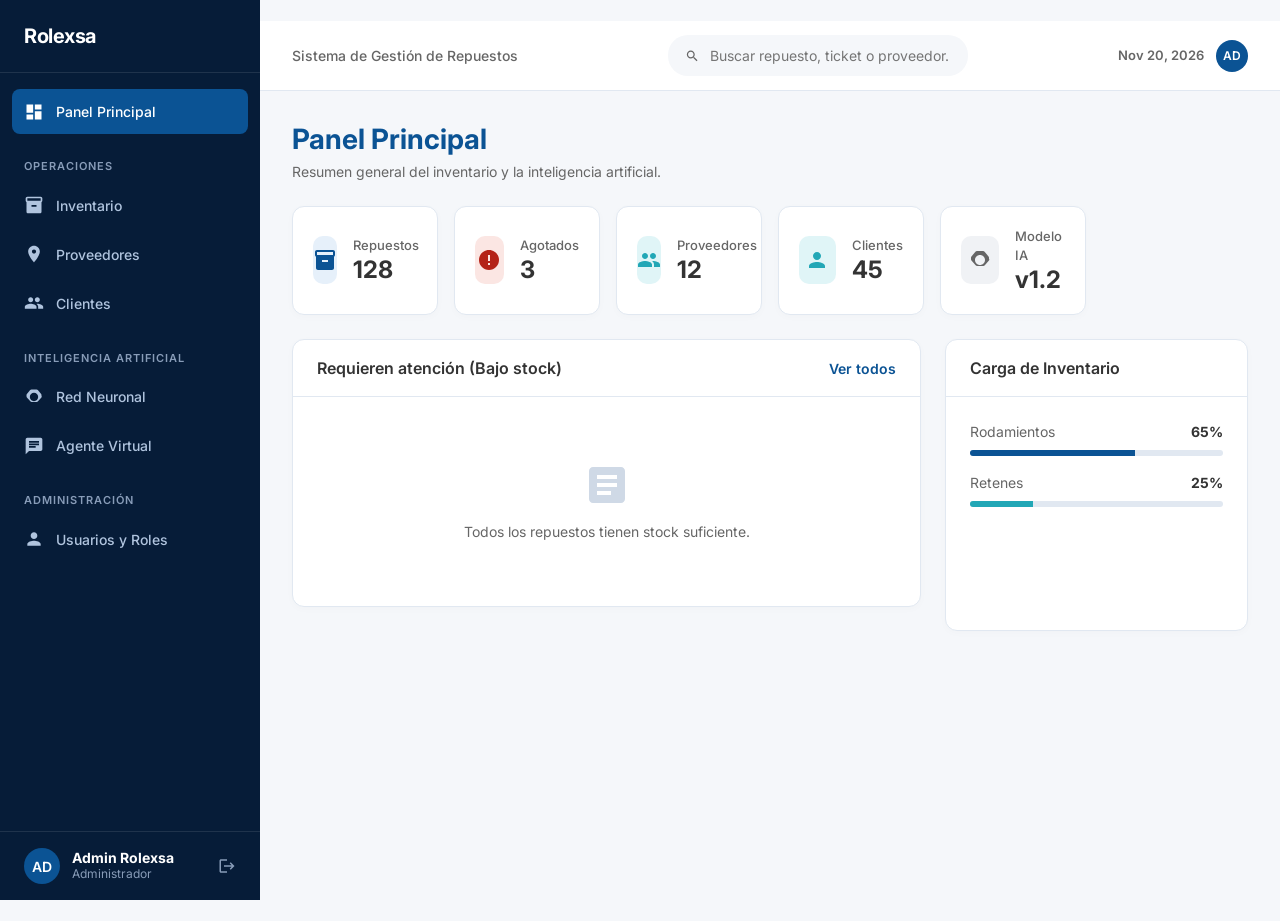
<file: Index.html>
r<!DOCTYPE html>
<html lang="es">
<head>
<meta charset="UTF-8" />
<meta name="viewport" content="width=device-width, initial-scale=1.0" />
<title>Rolexsa · Panel Administrativo</title>

<link href="https://cdn.jsdelivr.net/npm/bootstrap@5.3.3/dist/css/bootstrap.min.css" rel="stylesheet">
<link href="https://fonts.googleapis.com/css2?family=Inter:wght@400;500;600;700&display=swap" rel="stylesheet">
<link rel="stylesheet" href="styles.css">
</head>
<body>

<div class="rx-app-wrapper">

  <!-- ================= SIDEBAR ================= -->
  <aside class="rx-sidebar">
    <div class="rx-sidebar-brand">
      <h4>Rolexsa</h4>
    </div>
    
    <div class="rx-sidebar-nav">
      <a href="#dashboard" class="rx-sidebar-link">
        <svg viewBox="0 0 24 24"><path d="M3 13h8V3H3v10zm0 8h8v-6H3v6zm10 0h8V11h-8v10zm0-18v6h8V3h-8z"/></svg>
        Panel Principal
      </a>
      
      <div class="rx-sidebar-title">Operaciones</div>
      <a href="#inventario" class="rx-sidebar-link">
        <svg viewBox="0 0 24 24"><path d="M20 2H4c-1.1 0-2 .9-2 2v3.01c0 .72.43 1.34 1 1.69V20c0 1.1.9 2 2 2h14c1.1 0 2-.9 2-2V8.7c.57-.35 1-.97 1-1.69V4c0-1.1-.9-2-2-2zm-5 12H9v-2h6v2zm5-7H4V4h16v3z"/></svg>
        Inventario
      </a>
      <a href="#proveedores" class="rx-sidebar-link">
        <svg viewBox="0 0 24 24"><path d="M12 2C8.13 2 5 5.13 5 9c0 5.25 7 13 7 13s7-7.75 7-13c0-3.87-3.13-7-7-7zm0 9.5c-1.38 0-2.5-1.12-2.5-2.5s1.12-2.5 2.5-2.5 2.5 1.12 2.5 2.5-1.12 2.5-2.5 2.5z"/></svg>
        Proveedores
      </a>
      <a href="#clientes" class="rx-sidebar-link">
        <svg viewBox="0 0 24 24"><path d="M16 11c1.66 0 2.99-1.34 2.99-3S17.66 5 16 5c-1.66 0-3 1.34-3 3s1.34 3 3 3zm-8 0c1.66 0 2.99-1.34 2.99-3S9.66 5 8 5C6.34 5 5 6.34 5 8s1.34 3 3 3zm0 2c-2.33 0-7 1.17-7 3.5V19h14v-2.5c0-2.33-4.67-3.5-7-3.5zm8 0c-.29 0-.62.02-.97.05 1.16.84 1.97 1.97 1.97 3.45V19h6v-2.5c0-2.33-4.67-3.5-7-3.5z"/></svg>
        Clientes
      </a>

      <div class="rx-sidebar-title">Inteligencia Artificial</div>
      <a href="#red-neuronal" class="rx-sidebar-link">
        <svg viewBox="0 0 24 24"><path d="M21 11.18V9.72c0-.47-.16-.92-.46-1.28L16.6 3.72c-.38-.46-.94-.72-1.54-.72H8.94c-.6 0-1.16.26-1.54.72L3.46 8.44c-.3.36-.46.81-.46 1.28v1.46c0 .47.16.92.46 1.28l4.14 4.72c.38.46.94.72 1.54.72h6.12c.6 0 1.16-.26 1.54-.72l4.14-4.72c.3-.36.46-.81.46-1.28zM12 17c-2.76 0-5-2.24-5-5s2.24-5 5-5 5 2.24 5 5-2.24 5-5 5z"/></svg>
        Red Neuronal
      </a>
      <a href="#agente" class="rx-sidebar-link">
        <svg viewBox="0 0 24 24"><path d="M20 2H4c-1.1 0-1.99.9-1.99 2L2 22l4-4h14c1.1 0 2-.9 2-2V4c0-1.1-.9-2-2-2zM6 9h12v2H6V9zm8 5H6v-2h8v2zm4-6H6V6h12v2z"/></svg>
        Agente Virtual
      </a>

      <div class="rx-sidebar-title">Administración</div>
      <a href="#usuarios" class="rx-sidebar-link">
        <svg viewBox="0 0 24 24"><path d="M12 12c2.21 0 4-1.79 4-4s-1.79-4-4-4-4 1.79-4 4 1.79 4 4 4zm0 2c-2.67 0-8 1.34-8 4v2h16v-2c0-2.66-5.33-4-8-4z"/></svg>
        Usuarios y Roles
      </a>
    </div>

    <div class="rx-sidebar-user">
      <div class="rx-avatar">AD</div>
      <div class="rx-sidebar-user-info">
        <strong>Admin Rolexsa</strong>
        <span>Administrador</span>
      </div>
      <a href="#login" class="ms-auto" style="color:#889cb8;" title="Cerrar sesión">
        <svg width="18" height="18" viewBox="0 0 24 24" fill="currentColor"><path d="M17 7l-1.41 1.41L18.17 11H8v2h10.17l-2.58 2.58L17 17l5-5zM4 5h8V3H4c-1.1 0-2 .9-2 2v14c0 1.1.9 2 2 2h8v-2H4V5z"/></svg>
      </a>
    </div>
  </aside>

  <!-- ================= MAIN CONTENT ================= -->
  <main class="rx-main">
    
    <!-- Topbar Global -->
    <header class="rx-topbar">
      <div class="rx-topbar-title">Sistema de Gestión de Repuestos</div>
      <div class="rx-topbar-search">
        <svg width="16" height="16" fill="#666" viewBox="0 0 24 24"><path d="M15.5 14h-.79l-.28-.27C15.41 12.59 16 11.11 16 9.5 16 5.91 13.09 3 9.5 3S3 5.91 3 9.5 5.91 16 9.5 16c1.61 0 3.09-.59 4.23-1.57l.27.28v.79l5 4.99L20.49 19l-4.99-5zm-6 0C7.01 14 5 11.99 5 9.5S7.01 5 9.5 5 14 7.01 14 9.5 11.99 14 9.5 14z"/></svg>
        <input type="text" placeholder="Buscar repuesto, ticket o proveedor...">
      </div>
      <div class="rx-topbar-user">
        <span style="color:var(--rx-muted); font-size:13px;">Nov 20, 2026</span>
        <div class="rx-avatar" style="width:32px; height:32px; font-size:12px;">AD</div>
      </div>
    </header>

    <!-- ================= CONTENIDO DINÁMICO ================= -->
    <div class="rx-content">

      <!-- 1. DASHBOARD -->
      <section id="dashboard" class="screen active">
        <div class="d-flex justify-content-between align-items-center mb-4">
          <div>
            <h1>Panel Principal</h1>
            <p class="text-muted mt-1 mb-0">Resumen general del inventario y la inteligencia artificial.</p>
          </div>
        </div>

        <div class="row g-3 mb-4">
          <div class="col-md-4 col-xl-2">
            <div class="rx-stat-card">
              <div class="rx-stat-icon blue"><svg viewBox="0 0 24 24"><path d="M20 2H4c-1.1 0-2 .9-2 2v3.01c0 .72.43 1.34 1 1.69V20c0 1.1.9 2 2 2h14c1.1 0 2-.9 2-2V8.7c.57-.35 1-.97 1-1.69V4c0-1.1-.9-2-2-2zm-5 12H9v-2h6v2zm5-7H4V4h16v3z"/></svg></div>
              <div class="rx-stat-info"><span>Repuestos</span><strong>128</strong></div>
            </div>
          </div>
          <div class="col-md-4 col-xl-2">
            <div class="rx-stat-card">
              <div class="rx-stat-icon red"><svg viewBox="0 0 24 24"><path d="M12 2C6.48 2 2 6.48 2 12s4.48 10 10 10 10-4.48 10-10S17.52 2 12 2zm1 15h-2v-2h2v2zm0-4h-2V7h2v6z"/></svg></div>
              <div class="rx-stat-info"><span>Agotados</span><strong>3</strong></div>
            </div>
          </div>
          <div class="col-md-4 col-xl-2">
            <div class="rx-stat-card">
              <div class="rx-stat-icon teal"><svg viewBox="0 0 24 24"><path d="M16 11c1.66 0 2.99-1.34 2.99-3S17.66 5 16 5c-1.66 0-3 1.34-3 3s1.34 3 3 3zm-8 0c1.66 0 2.99-1.34 2.99-3S9.66 5 8 5C6.34 5 5 6.34 5 8s1.34 3 3 3zm0 2c-2.33 0-7 1.17-7 3.5V19h14v-2.5c0-2.33-4.67-3.5-7-3.5zm8 0c-.29 0-.62.02-.97.05 1.16.84 1.97 1.97 1.97 3.45V19h6v-2.5c0-2.33-4.67-3.5-7-3.5z"/></svg></div>
              <div class="rx-stat-info"><span>Proveedores</span><strong>12</strong></div>
            </div>
          </div>
          <div class="col-md-4 col-xl-2">
            <div class="rx-stat-card">
              <div class="rx-stat-icon teal"><svg viewBox="0 0 24 24"><path d="M12 12c2.21 0 4-1.79 4-4s-1.79-4-4-4-4 1.79-4 4 1.79 4 4 4zm0 2c-2.67 0-8 1.34-8 4v2h16v-2c0-2.66-5.33-4-8-4z"/></svg></div>
              <div class="rx-stat-info"><span>Clientes</span><strong>45</strong></div>
            </div>
          </div>
          <div class="col-md-4 col-xl-2">
            <div class="rx-stat-card">
              <div class="rx-stat-icon gray"><svg viewBox="0 0 24 24"><path d="M21 11.18V9.72c0-.47-.16-.92-.46-1.28L16.6 3.72c-.38-.46-.94-.72-1.54-.72H8.94c-.6 0-1.16.26-1.54.72L3.46 8.44c-.3.36-.46.81-.46 1.28v1.46c0 .47.16.92.46 1.28l4.14 4.72c.38.46.94.72 1.54.72h6.12c.6 0 1.16-.26 1.54-.72l4.14-4.72c.3-.36.46-.81.46-1.28zM12 17c-2.76 0-5-2.24-5-5s2.24-5 5-5 5 2.24 5 5-2.24 5-5 5z"/></svg></div>
              <div class="rx-stat-info"><span>Modelo IA</span><strong>v1.2</strong></div>
            </div>
          </div>
        </div>

        <div class="row g-4">
          <div class="col-lg-8">
            <div class="rx-panel">
              <div class="rx-panel-header">
                <div class="rx-panel-title">Requieren atención (Bajo stock)</div>
                <a href="#inventario" class="text-decoration-none" style="color:var(--rx-blue-primary); font-weight:600;">Ver todos</a>
              </div>
              <div class="rx-panel-body text-center py-4">
                <div class="rx-empty">
                  <svg viewBox="0 0 24 24"><path d="M19 3H5c-1.1 0-2 .9-2 2v14c0 1.1.9 2 2 2h14c1.1 0 2-.9 2-2V5c0-1.1-.9-2-2-2zm-5 14H7v-2h7v2zm3-4H7v-2h10v2zm0-4H7V7h10v2z"/></svg>
                  <p class="mb-0">Todos los repuestos tienen stock suficiente.</p>
                </div>
              </div>
            </div>
          </div>
          <div class="col-lg-4">
            <div class="rx-panel h-100">
              <div class="rx-panel-header">
                <div class="rx-panel-title">Carga de Inventario</div>
              </div>
              <div class="rx-panel-body">
                <div class="d-flex justify-content-between mb-2">
                  <span class="text-muted">Rodamientos</span>
                  <strong>65%</strong>
                </div>
                <div class="progress mb-3" style="height: 6px; background: #e1e8f1;">
                  <div class="progress-bar" style="width: 65%; background: var(--rx-blue-primary);"></div>
                </div>
                <div class="d-flex justify-content-between mb-2">
                  <span class="text-muted">Retenes</span>
                  <strong>25%</strong>
                </div>
                <div class="progress mb-3" style="height: 6px; background: #e1e8f1;">
                  <div class="progress-bar" style="width: 25%; background: var(--rx-teal-dark);"></div>
                </div>
              </div>
            </div>
          </div>
        </div>
      </section>

      <!-- 2. INVENTARIO -->
      <section id="inventario" class="screen">
        <div class="d-flex justify-content-between align-items-center mb-4">
          <div>
            <h1>Inventario</h1>
            <p class="text-muted mt-1 mb-0">Todos los repuestos registrados en el sistema.</p>
          </div>
          <button class="btn btn-primary" data-alert="Formulario de nuevo repuesto simulado">+ Nuevo Repuesto</button>
        </div>

        <div class="rx-panel">
          <div class="rx-panel-body pb-0">
            <div class="rx-tabs">
              <a href="#" class="rx-tab active">Todos</a>
              <a href="#" class="rx-tab">Disponibles</a>
              <a href="#" class="rx-tab">Bajo Stock</a>
              <a href="#" class="rx-tab">Agotados</a>
            </div>
            <div class="d-flex gap-2 mb-3">
              <input type="text" class="form-control" placeholder="Buscar por código o descripción..." style="max-width: 300px;">
              <button class="btn btn-outline-primary">Buscar</button>
            </div>
          </div>
          <div class="table-responsive">
            <table class="table rx-table">
              <thead>
                <tr><th>Código</th><th>Repuesto</th><th>Marca</th><th>Stock Actual</th><th>Stock Mínimo</th><th>Estado</th><th>Acciones</th></tr>
              </thead>
              <tbody>
                <tr>
                  <td><strong>6205-2RS</strong></td><td>Rodamiento 6205</td><td>SKF</td><td>45</td><td>10</td>
                  <td><span class="rx-badge rx-badge-ok">Disponible</span></td>
                  <td><button class="btn btn-sm btn-outline-primary" data-alert="Detalle simulado">Ver</button></td>
                </tr>
                <tr>
                  <td><strong>RET-25</strong></td><td>Retén 25 mm</td><td>NOK</td><td>0</td><td>5</td>
                  <td><span class="rx-badge rx-badge-out">Agotado</span></td>
                  <td><button class="btn btn-sm btn-outline-primary" data-alert="Detalle simulado">Ver</button></td>
                </tr>
              </tbody>
            </table>
          </div>
        </div>
      </section>

      <!-- 3. PROVEEDORES -->
      <section id="proveedores" class="screen">
        <div class="d-flex justify-content-between align-items-center mb-4">
          <div>
            <h1>Proveedores</h1>
            <p class="text-muted mt-1 mb-0">Directorio de empresas que suministran repuestos.</p>
          </div>
          <button class="btn btn-primary" data-alert="Formulario de nuevo proveedor simulado">+ Nuevo Proveedor</button>
        </div>

        <div class="rx-panel">
          <div class="rx-panel-body pb-0">
            <div class="d-flex gap-2 mb-3">
              <input type="text" class="form-control" placeholder="Buscar por nombre o RUC..." style="max-width: 300px;">
              <button class="btn btn-outline-primary">Buscar</button>
            </div>
          </div>
          <div class="table-responsive">
            <table class="table rx-table">
              <thead>
                <tr><th>ID</th><th>Nombre</th><th>Identificación</th><th>Correo</th><th>Estado</th><th>Acciones</th></tr>
              </thead>
              <tbody>
                <tr>
                  <td>1</td><td>NSK (NSK Ltd.)</td><td>J-12345678</td><td>ventas@rp.com</td>
                  <td><span class="rx-badge rx-badge-ok">Activo</span></td>
                  <td><button class="btn btn-sm btn-outline-primary" data-alert="Editar simulado">Editar</button></td>
                </tr>
                <tr>
                  <td>2</td><td>NTN Corporation</td><td>J-11223344</td><td>info@rn.com</td>
                  <td><span class="rx-badge rx-badge-low">Inactivo</span></td>
                  <td><button class="btn btn-sm btn-outline-primary" data-alert="Editar simulado">Editar</button></td>
                </tr>
              </tbody>
            </table>
          </div>
        </div>
      </section>

      <!-- 4. CLIENTES -->
      <section id="clientes" class="screen">
        <div class="d-flex justify-content-between align-items-center mb-4">
          <div>
            <h1>Clientes</h1>
            <p class="text-muted mt-1 mb-0">Base de datos de clientes registrados.</p>
          </div>
          <button class="btn btn-primary" data-alert="Formulario de nuevo cliente simulado">+ Nuevo Cliente</button>
        </div>

        <div class="rx-panel">
          <div class="rx-panel-body pb-0">
            <div class="d-flex gap-2 mb-3">
              <input type="text" class="form-control" placeholder="Buscar por RUC/NIT..." style="max-width: 300px;">
              <button class="btn btn-outline-primary">Buscar</button>
            </div>
          </div>
          <div class="table-responsive">
            <table class="table rx-table">
              <thead>
                <tr><th>ID</th><th>Cliente</th><th>RUC/NIT</th><th>Tipo</th><th>Estado</th><th>Acciones</th></tr>
              </thead>
              <tbody>
                <tr>
                  <td>1</td><td>Taller El Motor</td><td>001-010101-0001A</td><td>Empresa</td>
                  <td><span class="rx-badge rx-badge-ok">Activo</span></td>
                  <td><button class="btn btn-sm btn-outline-primary" data-alert="Editar simulado">Editar</button></td>
                </tr>
                <tr>
                  <td>2</td><td>Juan Pérez</td><td>001-020202-0002B</td><td>Persona</td>
                  <td><span class="rx-badge rx-badge-ok">Activo</span></td>
                  <td><button class="btn btn-sm btn-outline-primary" data-alert="Editar simulado">Editar</button></td>
                </tr>
              </tbody>
            </table>
          </div>
        </div>
      </section>

      <!-- 5. RED NEURONAL -->
      <section id="red-neuronal" class="screen">
        <div class="d-flex justify-content-between align-items-center mb-4">
          <div>
            <h1>Red Neuronal</h1>
            <p class="text-muted mt-1 mb-0">Generación de pronósticos y control de versiones del modelo.</p>
          </div>
        </div>

        <div class="row g-4">
          <div class="col-lg-6">
            <div class="rx-panel">
              <div class="rx-panel-header">
                <div class="rx-panel-title">Generar Pronóstico</div>
              </div>
              <div class="rx-panel-body">
                <div class="mb-3">
                  <label class="form-label">Repuesto</label>
                  <select class="form-select">
                    <option>6205-2RS · Rodamiento 6205</option>
                    <option>6206-2RS · Rodamiento 6206</option>
                  </select>
                </div>
                <div class="mb-4">
                  <label class="form-label">Período a estimar</label>
                  <select class="form-select">
                    <option>Próximo mes</option>
                    <option>Próximos 3 meses</option>
                  </select>
                </div>
                <button class="btn btn-primary w-100" id="btnPronostico">Ejecutar Red Neuronal</button>
                
                <div id="pronosticoResult" class="alert mt-3 d-none" style="background:#e0f5f7; color:#0e5d66; border:none;">
                  <strong>Pronóstico generado:</strong> 52 unidades.
                </div>
              </div>
            </div>
          </div>
          <div class="col-lg-6">
            <div class="rx-panel">
              <div class="rx-panel-header">
                <div class="rx-panel-title">Versiones del Modelo</div>
              </div>
              <div class="table-responsive">
                <table class="table rx-table">
                  <thead><tr><th>Versión</th><th>Fecha</th><th>MAE</th><th>Estado</th></tr></thead>
                  <tbody>
                    <tr><td>v1.2</td><td>10/11/2026</td><td>4.2</td><td><span class="rx-badge rx-badge-ok">Activa</span></td></tr>
                    <tr><td>v1.1</td><td>28/10/2026</td><td>5.8</td><td><span class="rx-badge rx-badge-low">Histórica</span></td></tr>
                  </tbody>
                </table>
              </div>
            </div>
          </div>
        </div>
      </section>

      <!-- 6. AGENTE VIRTUAL -->
      <section id="agente" class="screen">
        <div class="d-flex justify-content-between align-items-center mb-4">
          <div>
            <h1>Agente Virtual</h1>
            <p class="text-muted mt-1 mb-0">Asistente inteligente para búsqueda de repuestos.</p>
          </div>
        </div>

        <div class="rx-panel" style="max-width: 800px; margin: 0 auto;">
          <div class="rx-panel-header">
            <div class="rx-panel-title">Chat de Asesoramiento</div>
          </div>
          <div class="rx-panel-body" style="height: 400px; overflow-y: auto; display: flex; flex-direction: column; gap: 10px;" id="chatBox">
            <div class="p-3" style="background: #e0f5f7; color:#0b3a40; border-radius: 12px; max-width: 80%; align-self: flex-start;">
              Hola, soy el agente de Rolexsa. Escribe un código, marca o medidas del repuesto.
            </div>
          </div>
          <div class="rx-panel-body border-top">
            <form class="d-flex gap-2" id="chatForm">
              <input id="chatInput" class="form-control" placeholder="Ej. Necesito un rodamiento 6205">
              <button class="btn btn-primary" type="submit">Enviar</button>
            </form>
          </div>
        </div>
      </section>

      <!-- 7. USUARIOS -->
      <section id="usuarios" class="screen">
        <div class="d-flex justify-content-between align-items-center mb-4">
          <div>
            <h1>Usuarios y Roles</h1>
            <p class="text-muted mt-1 mb-0">Control de acceso y personal del sistema.</p>
          </div>
          <button class="btn btn-primary" data-alert="Formulario de nuevo usuario simulado">+ Nuevo Usuario</button>
        </div>

        <div class="rx-panel">
          <div class="rx-panel-body pb-0">
            <div class="d-flex gap-2 mb-3">
              <input type="text" class="form-control" placeholder="Buscar por nombre de usuario..." style="max-width: 300px;">
              <button class="btn btn-outline-primary">Buscar</button>
            </div>
          </div>
          <div class="table-responsive">
            <table class="table rx-table">
              <thead>
                <tr><th>ID</th><th>Usuario</th><th>Correo</th><th>Rol</th><th>Estado</th><th>Acciones</th></tr>
              </thead>
              <tbody>
                <tr>
                  <td>1</td><td>admin</td><td>admin@rolexsa.com</td><td>Administrador</td>
                  <td><span class="rx-badge rx-badge-ok">Activo</span></td>
                  <td><button class="btn btn-sm btn-outline-primary" data-alert="Editar simulado">Editar</button></td>
                </tr>
                <tr>
                  <td>2</td><td>vendedor1</td><td>ventas@rolexsa.com</td><td>Vendedor</td>
                  <td><span class="rx-badge rx-badge-ok">Activo</span></td>
                  <td><button class="btn btn-sm btn-outline-primary" data-alert="Editar simulado">Editar</button></td>
                </tr>
              </tbody>
            </table>
          </div>
        </div>
      </section>

    </div>
  </main>
</div>

<script src="https://cdn.jsdelivr.net/npm/bootstrap@5.3.3/dist/js/bootstrap.bundle.min.js"></script>
<script src="app.js"></script>
</body>
</html>
</file>
<file: styles.css>
/* =================================================================
   ROLEXSA · styles.css (Layout Administrativo)
   Identidad visual según DN01 §4.5.2
================================================================= */

:root {

  --rx-blue-primary: #0B5394;
  --rx-blue-medium:  #1B75BB;
  --rx-teal-dark:    #22A7B6;
  --rx-teal-light:   #30B8C4;
  --rx-ink:          #333333;
  --rx-muted:        #666666;
  --rx-bg:           #f5f7fa;
  --rx-white:        #ffffff;


  --rx-font: "Inter", "Segoe UI", system-ui, sans-serif;
  

  --rx-danger:    #b42318;
  --rx-danger-bg: #fbe6e3;
  

  --bs-primary: #0B5394;
  --bs-body-font-family: var(--rx-font);
  --bs-body-bg: var(--rx-bg);
  --bs-body-color: var(--rx-ink);
  --bs-border-color: #e1e8f1;
}

body {
  font-family: var(--rx-font);
  font-size: 14px;
  color: var(--rx-ink);
  background-color: var(--rx-bg);
  margin: 0;
  overflow-x: hidden;
}


h1, .h1 { font-size: 28px; font-weight: 700; color: var(--rx-blue-primary); margin: 0; }
h2, .h2 { font-size: 20px; font-weight: 600; color: var(--rx-ink); margin: 0; }
h5, .h5 { font-size: 16px; font-weight: 600; color: var(--rx-ink); margin: 0; }
.text-muted { color: var(--rx-muted) !important; }

/* ============================================================
   LAYOUT: Sidebar + Main Content
============================================================ */
.rx-app-wrapper {
  display: flex;
  min-height: 100vh;
}


.rx-sidebar {
  width: 260px;
  background-color: #061c38; 
  color: #ffffff;
  display: flex;
  flex-direction: column;
  position: fixed;
  top: 0; bottom: 0; left: 0;
  z-index: 1000;
  transition: all 0.3s;
}

.rx-sidebar-brand {
  padding: 24px;
  display: flex;
  align-items: center;
  gap: 10px;
  border-bottom: 1px solid rgba(255,255,255,0.1);
}
.rx-sidebar-brand h4 {
  color: #ffffff;
  margin: 0;
  font-weight: 700;
  font-size: 20px;
  letter-spacing: -0.5px;
}

.rx-sidebar-nav {
  padding: 16px 12px;
  flex: 1;
  overflow-y: auto;
}
.rx-sidebar-title {
  font-size: 11px;
  text-transform: uppercase;
  letter-spacing: 1px;
  color: #889cb8;
  margin: 24px 12px 8px;
  font-weight: 600;
}
.rx-sidebar-link {
  display: flex;
  align-items: center;
  gap: 12px;
  padding: 12px;
  color: #b0c4de !important;
  text-decoration: none;
  border-radius: 8px;
  font-weight: 500;
  margin-bottom: 4px;
  transition: all 0.2s;
}
.rx-sidebar-link:hover, .rx-sidebar-link.active {
  background-color: var(--rx-blue-primary);
  color: #ffffff !important;
}
.rx-sidebar-link svg {
  width: 20px; height: 20px;
  fill: currentColor;
}

.rx-sidebar-user {
  padding: 16px 24px;
  border-top: 1px solid rgba(255,255,255,0.1);
  display: flex;
  align-items: center;
  gap: 12px;
}
.rx-avatar {
  width: 36px; height: 36px;
  background: var(--rx-blue-primary);
  border-radius: 50%;
  display: flex; align-items: center; justify-content: center;
  font-weight: 600; font-size: 14px; color: #fff;
}
.rx-sidebar-user-info { line-height: 1.2; }
.rx-sidebar-user-info strong { display: block; font-size: 14px; color: #fff; }
.rx-sidebar-user-info span { font-size: 12px; color: #889cb8; }


.rx-main {
  margin-left: 260px;
  flex: 1;
  display: flex;
  flex-direction: column;
  min-height: 100vh;
}


.rx-topbar {
  height: 70px;
  background-color: #ffffff;
  border-bottom: 1px solid #e1e8f1;
  display: flex;
  align-items: center;
  justify-content: space-between;
  padding: 0 32px;
  position: sticky;
  top: 0;
  z-index: 999;
}
.rx-topbar-title { font-size: 14px; color: var(--rx-muted); font-weight: 500; }
.rx-topbar-search {
  display: flex; align-items: center; gap: 8px;
  background: var(--rx-bg);
  padding: 8px 16px; border-radius: 20px;
  width: 300px; border: 1px solid transparent;
}
.rx-topbar-search:focus-within { border-color: var(--rx-blue-primary); }
.rx-topbar-search input {
  border: none; background: transparent; outline: none;
  width: 100%; font-size: 14px; color: var(--rx-ink);
}
.rx-topbar-user { display: flex; align-items: center; gap: 12px; font-weight: 600; }

/* --- CONTENT AREA --- */
.rx-content { padding: 32px; flex: 1; }

/* ============================================================
   COMPONENTES (Estilo Radisson)
============================================================ */

/* Stat Cards */
.rx-stat-card {
  background: #fff;
  border: 1px solid #e1e8f1;
  border-radius: 12px;
  padding: 20px;
  display: flex;
  align-items: center;
  gap: 16px;
  box-shadow: 0 2px 8px rgba(0,0,0,0.02);
  height: 100%;
}
.rx-stat-icon {
  width: 48px; height: 48px;
  border-radius: 10px;
  display: flex; align-items: center; justify-content: center;
}
.rx-stat-icon.blue { background: #e6f0fa; color: var(--rx-blue-primary); }
.rx-stat-icon.teal { background: #e0f5f7; color: var(--rx-teal-dark); }
.rx-stat-icon.red  { background: var(--rx-danger-bg); color: var(--rx-danger); }
.rx-stat-icon.gray { background: #f0f2f5; color: var(--rx-muted); }
.rx-stat-icon svg { width: 24px; height: 24px; fill: currentColor; }

.rx-stat-info { display: flex; flex-direction: column; }
.rx-stat-info span { font-size: 13px; color: var(--rx-muted); font-weight: 500; }
.rx-stat-info strong { font-size: 24px; color: var(--rx-ink); font-weight: 700; line-height: 1.2; }

/* Panels (Tablas y Listas) */
.rx-panel {
  background: #fff;
  border: 1px solid #e1e8f1;
  border-radius: 12px;
  box-shadow: 0 2px 8px rgba(0,0,0,0.02);
  margin-bottom: 24px;
  overflow: hidden;
}
.rx-panel-header {
  padding: 16px 24px;
  border-bottom: 1px solid #e1e8f1;
  display: flex;
  align-items: center;
  justify-content: space-between;
}
.rx-panel-title {
  font-size: 16px; font-weight: 600; color: var(--rx-ink);
  display: flex; align-items: center; gap: 8px;
}
.rx-panel-body { padding: 24px; }


.rx-empty {
  text-align: center; padding: 40px 20px; color: var(--rx-muted);
}
.rx-empty svg { width: 48px; height: 48px; fill: #cfd9e6; margin-bottom: 12px; }


.rx-tabs { display: flex; gap: 8px; border-bottom: 1px solid #e1e8f1; margin-bottom: 20px; }
.rx-tab {
  padding: 10px 16px; font-weight: 600; font-size: 14px;
  color: var(--rx-muted); text-decoration: none; border-bottom: 2px solid transparent;
  margin-bottom: -1px; transition: all 0.2s;
}
.rx-tab:hover { color: var(--rx-blue-primary); }
.rx-tab.active { color: var(--rx-blue-primary); border-bottom-color: var(--rx-blue-primary); }


.btn { font-family: var(--rx-font); font-size: 14px; font-weight: 600; border-radius: 8px; padding: 8px 16px; }
.btn-primary {
  background: var(--rx-blue-primary); border-color: var(--rx-blue-primary); color: #fff;
}
.btn-primary:hover { background: var(--rx-blue-medium); border-color: var(--rx-blue-medium); }
.btn-outline-primary { color: var(--rx-blue-primary); border-color: var(--rx-blue-primary); }
.btn-outline-primary:hover { background: var(--rx-blue-primary); color: #fff; }


.rx-table { margin: 0; font-size: 14px; }
.rx-table thead th {
  background: #f9fbfd; color: var(--rx-muted);
  font-weight: 600; font-size: 12px; text-transform: uppercase;
  border-bottom: 1px solid #e1e8f1; border-top: none;
  padding: 12px 24px;
}
.rx-table tbody td {
  padding: 16px 24px; vertical-align: middle; border-bottom: 1px solid #e1e8f1;
}


.rx-badge { padding: 6px 12px; border-radius: 20px; font-size: 12px; font-weight: 600; }
.rx-badge-ok   { background: #e0f5f7; color: #0e5d66; }
.rx-badge-low  { background: #e6f0fa; color: var(--rx-blue-primary); }
.rx-badge-out  { background: var(--rx-danger-bg); color: var(--rx-danger); }

/* ============================================================
   RESPONSIVE
============================================================ */
@media (max-width: 992px) {
  .rx-sidebar { transform: translateX(-100%); }
  .rx-main { margin-left: 0; }
}

/* ============================================================
   CONTROL DE PANTALLAS 
============================================================ */
.screen {
  display: none;
}
.screen.active {
  display: block;
  animation: fadeIn 0.3s ease-in-out;
}

@keyframes fadeIn {
  from { opacity: 0; transform: translateY(5px); }
  to { opacity: 1; transform: translateY(0); }
}
</file>
